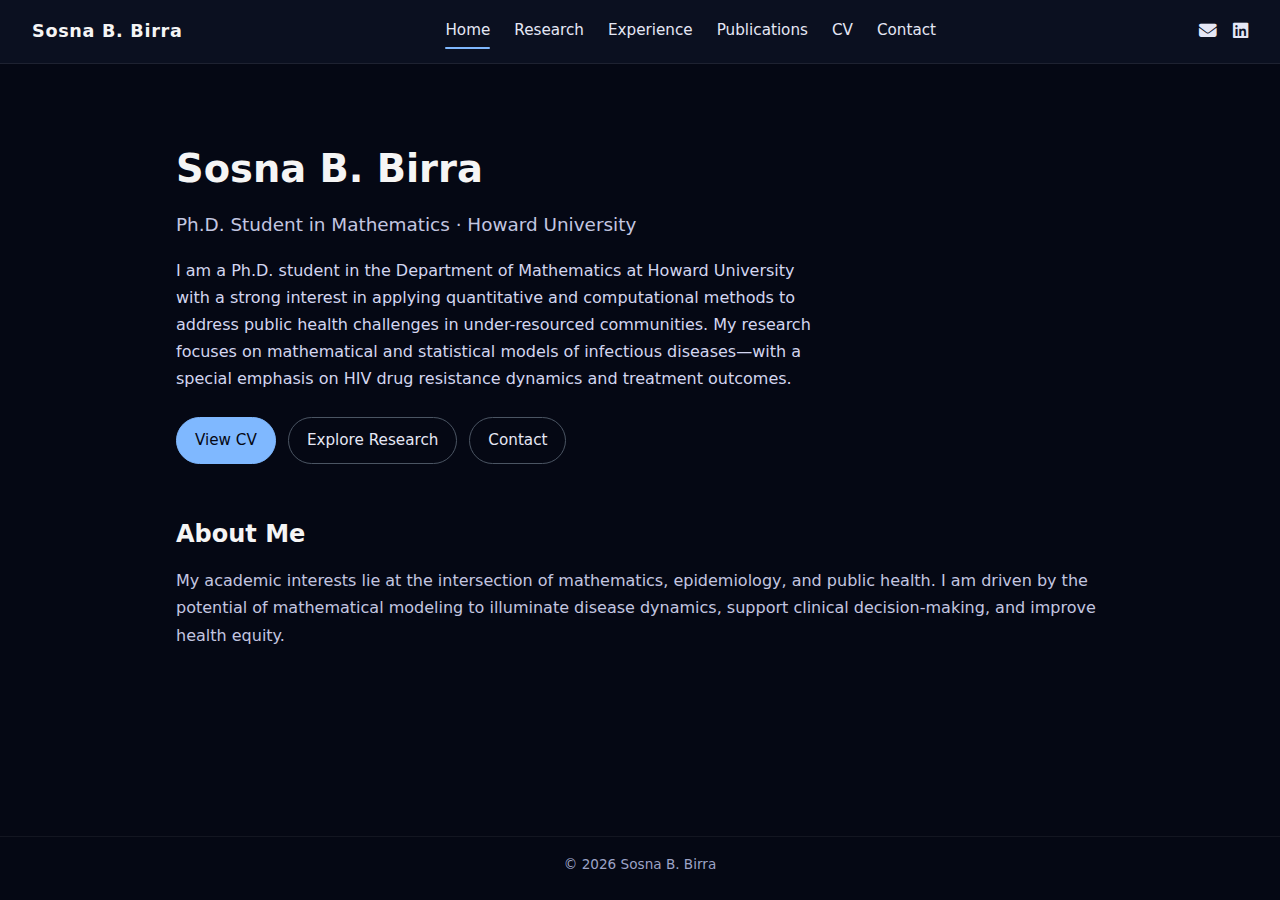
<file: index.html>
<!DOCTYPE html>
<html lang="en">
<head>
    <meta charset="UTF-8">
    <meta name="viewport" content="width=device-width, initial-scale=1.0">
    <title>Sosna B. Birra | Home</title>
    <link rel="stylesheet" href="style.css?v=5">
    <link rel="stylesheet" href="https://cdnjs.cloudflare.com/ajax/libs/font-awesome/6.5.1/css/all.min.css">
</head>

<body>
<div class="page-wrapper">

    <!-- NAVIGATION -->
    <nav class="navbar">
        <div class="nav-brand">Sosna B. Birra</div>

        <div class="nav-links">
            <a href="index.html" class="active">Home</a>
            <a href="research.html">Research</a>
            <a href="experience.html">Experience</a>
            <a href="publications.html">Publications</a>
            <a href="cv.html">CV</a>
            <a href="contact.html">Contact</a>
        </div>

        <div class="nav-icons">
    <a href="mailto:sosna.birra@bison.howard.edu"><i class="fa-solid fa-envelope"></i></a>

    <a href="https://www.linkedin.com/in/sosnabirra" target="_blank" title="LinkedIn">
        <i class="fa-brands fa-linkedin"></i>
    </a>
</div>

    </nav>

    <!-- MAIN CONTENT -->
    <main class="main-content">

        <!-- HERO SECTION -->
        <section class="hero">
            <h1 class="hero-name">Sosna B. Birra</h1>
            <p class="hero-title">Ph.D. Student in Mathematics · Howard University</p>

            <p class="hero-tagline">
                I am a Ph.D. student in the Department of Mathematics at Howard University with a strong 
                interest in applying quantitative and computational methods to address public health 
                challenges in under-resourced communities. My research focuses on mathematical and 
                statistical models of infectious diseases—with a special emphasis on HIV drug resistance 
                dynamics and treatment outcomes.
            </p>

            <div class="hero-buttons">
                <a href="cv.html" class="btn btn-primary">View CV</a>
                <a href="research.html" class="btn btn-outline">Explore Research</a>
                <a href="contact.html" class="btn btn-outline">Contact</a>
            </div>
        </section>

        <!-- ABOUT ME (merged into home page) -->
        <section style="margin-top: 50px;">
            <h2 class="section-title">About Me</h2>

            <p class="section-subtitle">
                My academic interests lie at the intersection of mathematics, epidemiology, and public health. 
                I am driven by the potential of mathematical modeling to illuminate disease dynamics, support 
                clinical decision-making, and improve health equity.
            </p>
        </section>

    </main>

    <footer>
        © <span id="year"></span> Sosna B. Birra
    </footer>

</div>

<script>
document.getElementById("year").textContent = new Date().getFullYear();
</script>

</body>
</html>
</file>
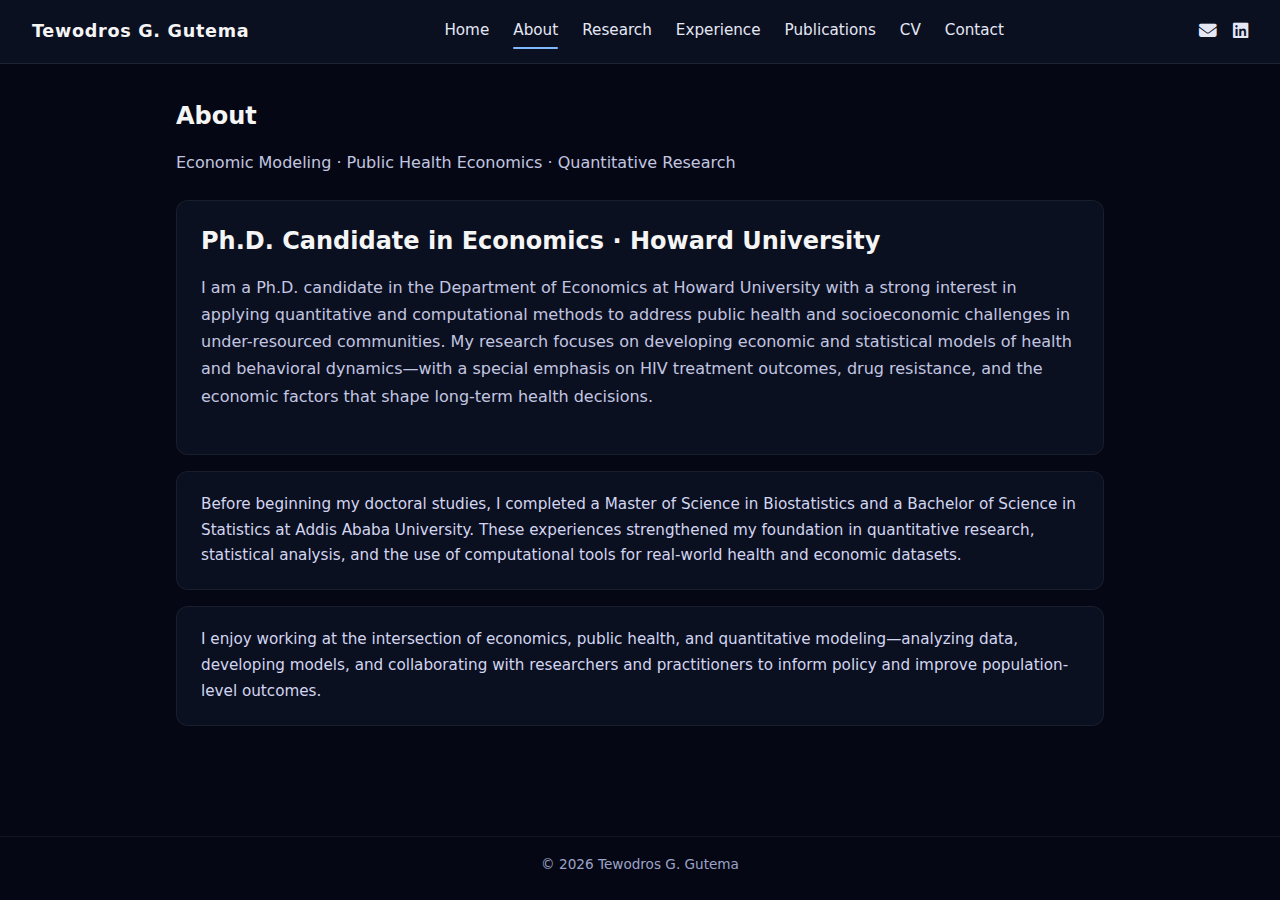
<file: about.html>
<!DOCTYPE html>
<html lang="en">
<head>
    <meta charset="UTF-8">
    <meta name="viewport" content="width=device-width, initial-scale=1.0">
    <title>Tewodros G. Gutema | About</title>
    <link rel="stylesheet" href="style.css?v=1">
    <link rel="stylesheet" href="https://cdnjs.cloudflare.com/ajax/libs/font-awesome/6.5.1/css/all.min.css">
</head>

<body>
<div class="page-wrapper">

    <!-- NAVIGATION -->
    <nav class="navbar">
        <div class="nav-brand">Tewodros G. Gutema</div>

        <div class="nav-links">
            <a href="index.html">Home</a>
            <a href="about.html" class="active">About</a>
            <a href="research.html">Research</a>
            <a href="experience.html">Experience</a>
            <a href="publications.html">Publications</a>
            <a href="cv.html">CV</a>
            <a href="contact.html">Contact</a>
        </div>

        <div class="nav-icons">
            <a href="mailto:tewodros.gutema@bison.howard.edu">
                <i class="fa-solid fa-envelope"></i>
            </a>
            <a href="https://www.linkedin.com/in/sosnabirra" target="_blank">
                <i class="fa-brands fa-linkedin"></i>
            </a>
        </div>
    </nav>

    <!-- MAIN CONTENT -->
    <main class="main-content">

        <h1 class="section-title">About</h1>
        <p class="section-subtitle">Economic Modeling · Public Health Economics · Quantitative Research</p>

        <!-- UPDATED SECTION -->
        <div class="card">
            <p class="card-body">
                <h2 class="section-title">Ph.D. Candidate in Economics · Howard University</h2>

                <p class="section-subtitle">
                    I am a Ph.D. candidate in the Department of Economics at Howard University with a strong interest in 
                    applying quantitative and computational methods to address public health and socioeconomic challenges 
                    in under-resourced communities. My research focuses on developing economic and statistical models of 
                    health and behavioral dynamics—with a special emphasis on HIV treatment outcomes, drug resistance, and 
                    the economic factors that shape long-term health decisions.
                </p>
            </p>
        </div>

        <div class="card">
            <p class="card-body">
                Before beginning my doctoral studies, I completed a Master of Science in Biostatistics and a Bachelor of 
                Science in Statistics at Addis Ababa University. These experiences strengthened my foundation in quantitative 
                research, statistical analysis, and the use of computational tools for real-world health and economic datasets.
            </p>
        </div>

        <div class="card">
            <p class="card-body">
                I enjoy working at the intersection of economics, public health, and quantitative modeling—analyzing data, 
                developing models, and collaborating with researchers and practitioners to inform policy and improve 
                population-level outcomes.
            </p>
        </div>

    </main>

    <!-- FOOTER -->
    <footer>
        © <span id="year"></span> Tewodros G. Gutema
    </footer>

</div>

<script>
    document.getElementById("year").textContent = new Date().getFullYear();
</script>

</body>
</html>
</file>
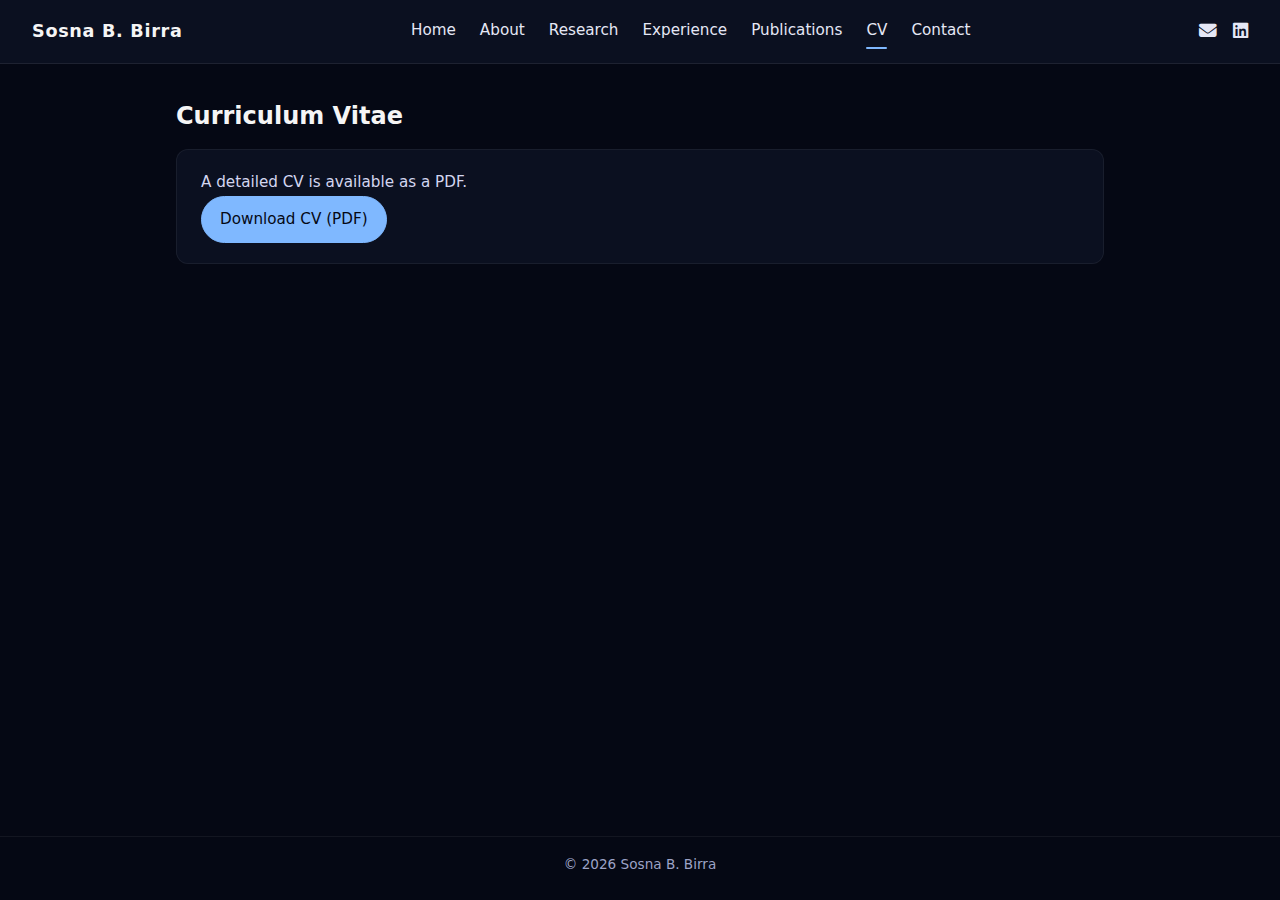
<file: cv.html>
<!DOCTYPE html>
<html lang="en">
<head>
    <meta charset="UTF-8">
    <meta name="viewport" content="width=device-width, initial-scale=1.0">
    <title>Sosna B. Birra | CV</title>
    <link rel="stylesheet" href="style.css?v=1">
    <link rel="stylesheet" href="https://cdnjs.cloudflare.com/ajax/libs/font-awesome/6.5.1/css/all.min.css">
</head>
<body>
<div class="page-wrapper">

    <nav class="navbar">
        <div class="nav-brand">Sosna B. Birra</div>
        <div class="nav-links">
            <a href="index.html">Home</a>
            <a href="about.html">About</a>
            <a href="research.html">Research</a>
            <a href="experience.html">Experience</a>
            <a href="publications.html">Publications</a>
            <a href="cv.html" class="active">CV</a>
            <a href="contact.html">Contact</a>
        </div>
        <div class="nav-icons">
            <a href="mailto:sosna.birra@bison.howard.edu"><i class="fa-solid fa-envelope"></i></a>
            <a href="#"><i class="fa-brands fa-linkedin"></i></a>
        </div>
    </nav>

    <main class="main-content">
        <h1 class="section-title">Curriculum Vitae</h1>

        <div class="card">
            <p class="card-body">
                A detailed CV is available as a PDF.
            </p>
            <p class="card-body">
                <!-- After you upload your PDF, update the href below to match the file name -->
                <a class="btn btn-primary" href="Sosna_Birra_CV.pdf" target="_blank">
                    Download CV (PDF)
                </a>
            </p>
        </div>
    </main>

    <footer>
        © <span id="year"></span> Sosna B. Birra
    </footer>
</div>

<script>
    document.getElementById("year").textContent = new Date().getFullYear();
</script>
</body>
</html>
</file>
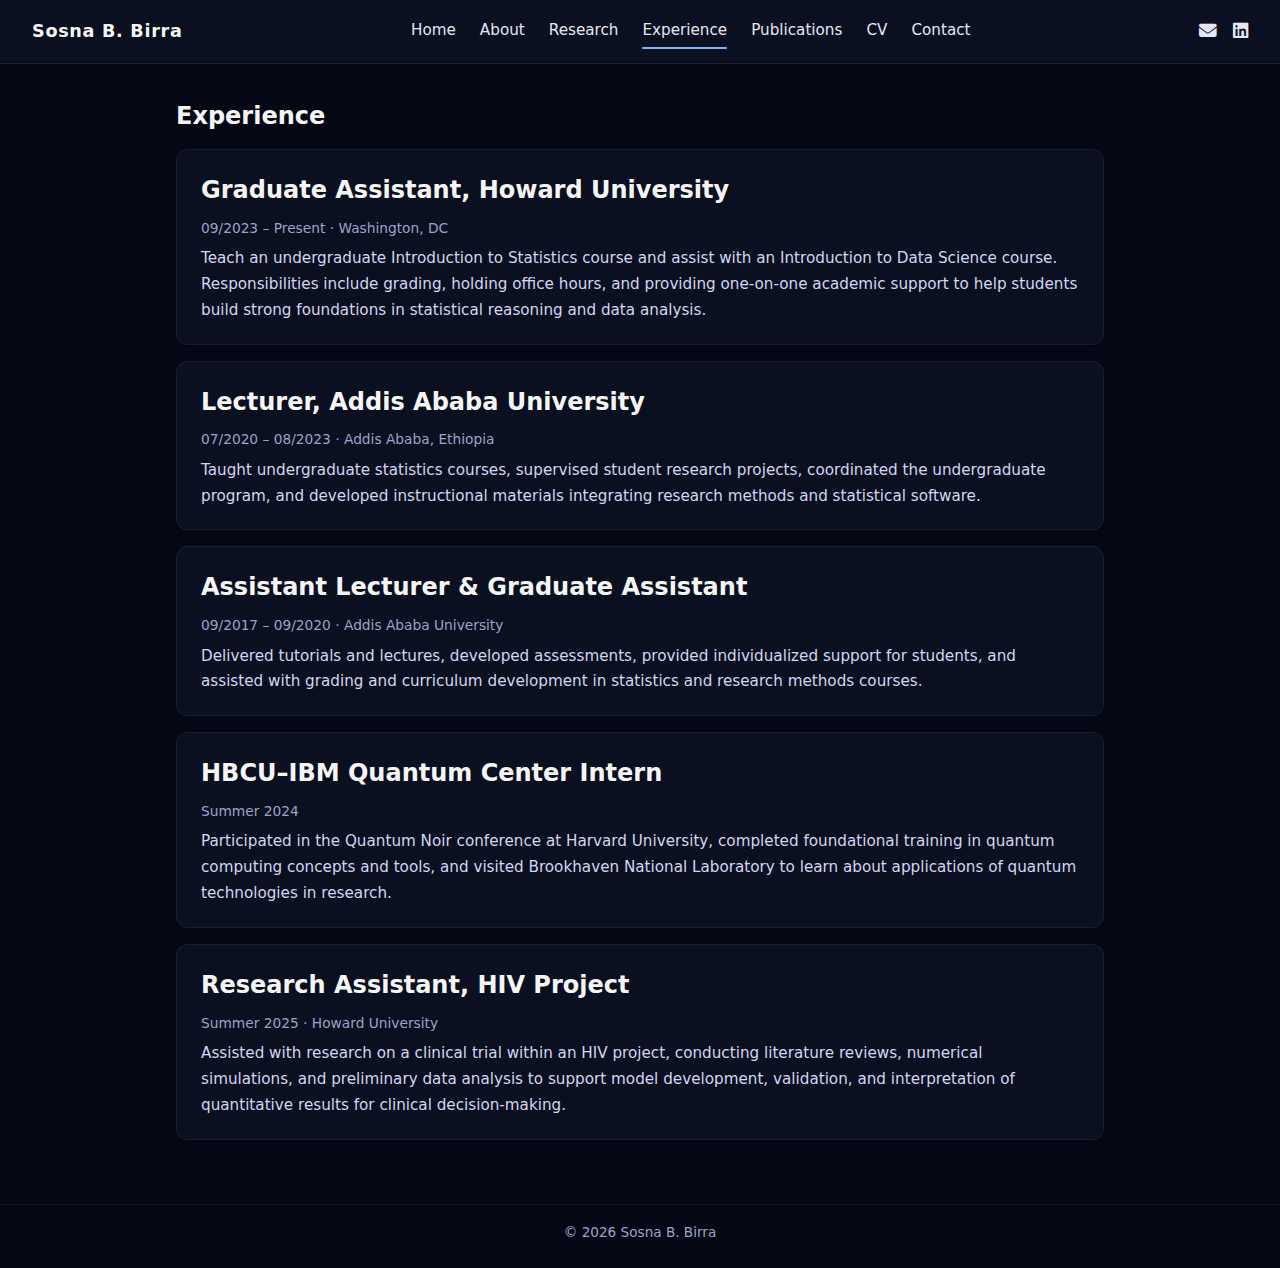
<file: experience.html>
<!DOCTYPE html>
<html lang="en">
<head>
    <meta charset="UTF-8">
    <meta name="viewport" content="width=device-width, initial-scale=1.0">
    <title>Sosna B. Birra | Experience</title>
    <link rel="stylesheet" href="style.css?v=1">
    <link rel="stylesheet" href="https://cdnjs.cloudflare.com/ajax/libs/font-awesome/6.5.1/css/all.min.css">
</head>
<body>
<div class="page-wrapper">

    <nav class="navbar">
        <div class="nav-brand">Sosna B. Birra</div>
        <div class="nav-links">
            <a href="index.html">Home</a>
            <a href="about.html">About</a>
            <a href="research.html">Research</a>
            <a href="experience.html" class="active">Experience</a>
            <a href="publications.html">Publications</a>
            <a href="cv.html">CV</a>
            <a href="contact.html">Contact</a>
        </div>
        <div class="nav-icons">
            <a href="mailto:sosna.birra@bison.howard.edu"><i class="fa-solid fa-envelope"></i></a>
            <a href="#"><i class="fa-brands fa-linkedin"></i></a>
        </div>
    </nav>

    <main class="main-content">
        <h1 class="section-title">Experience</h1>

        <div class="card">
            <h2 class="card-title">Graduate Assistant, Howard University</h2>
            <p class="card-meta">09/2023 – Present · Washington, DC</p>
            <p class="card-body">
                Teach an undergraduate Introduction to Statistics course and assist with an Introduction to
                Data Science course. Responsibilities include grading, holding office hours, and providing
                one-on-one academic support to help students build strong foundations in statistical reasoning
                and data analysis. 
            </p>
        </div>

        <div class="card">
            <h2 class="card-title">Lecturer, Addis Ababa University</h2>
            <p class="card-meta">07/2020 – 08/2023 · Addis Ababa, Ethiopia</p>
            <p class="card-body">
                Taught undergraduate statistics courses, supervised student research projects, coordinated the
                undergraduate program, and developed instructional materials integrating research methods and
                statistical software. 
            </p>
        </div>

        <div class="card">
            <h2 class="card-title">Assistant Lecturer & Graduate Assistant</h2>
            <p class="card-meta">09/2017 – 09/2020 · Addis Ababa University</p>
            <p class="card-body">
                Delivered tutorials and lectures, developed assessments, provided individualized support for
                students, and assisted with grading and curriculum development in statistics and research
                methods courses. 
            </p>
        </div>

        <div class="card">
            <h2 class="card-title">HBCU–IBM Quantum Center Intern</h2>
            <p class="card-meta">Summer 2024</p>
            <p class="card-body">
                Participated in the Quantum Noir conference at Harvard University, completed foundational
                training in quantum computing concepts and tools, and visited Brookhaven National Laboratory
                to learn about applications of quantum technologies in research. 
            </p>
        </div>

        <div class="card">
            <h2 class="card-title">Research Assistant, HIV Project</h2>
            <p class="card-meta">Summer 2025 · Howard University</p>
            <p class="card-body">
                Assisted with research on a clinical trial within an HIV project, conducting literature reviews,
                numerical simulations, and preliminary data analysis to support model development, validation,
                and interpretation of quantitative results for clinical decision-making. 
            </p>
        </div>
    </main>

    <footer>
        © <span id="year"></span> Sosna B. Birra
    </footer>
</div>

<script>
    document.getElementById("year").textContent = new Date().getFullYear();
</script>
</body>
</html>
</file>
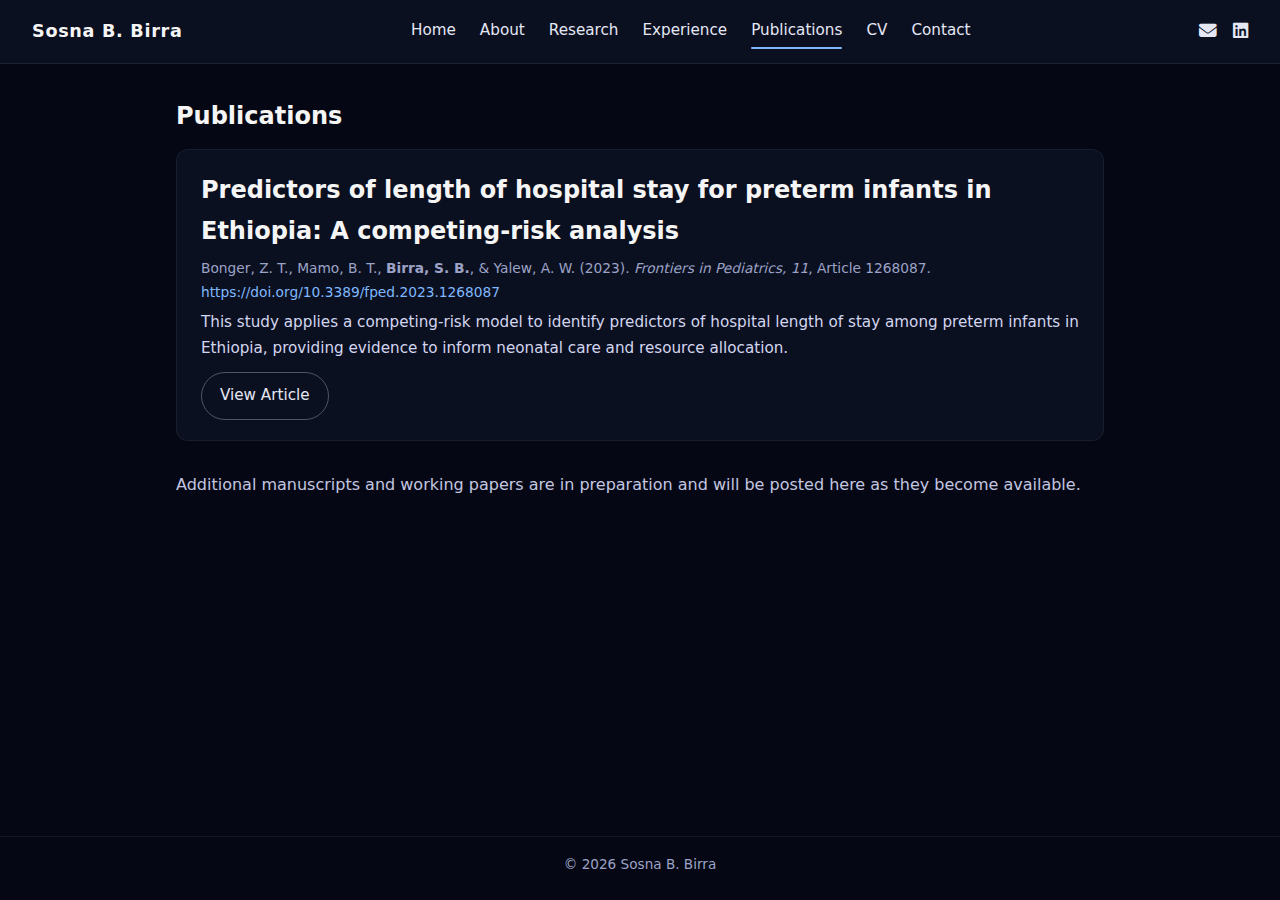
<file: publications.html>
<!DOCTYPE html>
<html lang="en">
<head>
    <meta charset="UTF-8">
    <meta name="viewport" content="width=device-width, initial-scale=1.0">
    <title>Sosna B. Birra | Publications</title>
    <link rel="stylesheet" href="style.css?v=3">
    <link rel="stylesheet" href="https://cdnjs.cloudflare.com/ajax/libs/font-awesome/6.5.1/css/all.min.css">
</head>
<body>
<div class="page-wrapper">

    <nav class="navbar">
        <div class="nav-brand">Sosna B. Birra</div>
        <div class="nav-links">
            <a href="index.html">Home</a>
            <a href="about.html">About</a>
            <a href="research.html">Research</a>
            <a href="experience.html">Experience</a>
            <a href="publications.html" class="active">Publications</a>
            <a href="cv.html">CV</a>
            <a href="contact.html">Contact</a>
        </div>
        <div class="nav-icons">
            <a href="mailto:sosna.birra@bison.howard.edu"><i class="fa-solid fa-envelope"></i></a>
            <a href="#"><i class="fa-brands fa-linkedin"></i></a>
        </div>
    </nav>

    <main class="main-content">

        <h1 class="section-title">Publications</h1>

        <!-- PUBLICATION CARD -->
        <div class="card">
            <h2 class="card-title">
                Predictors of length of hospital stay for preterm infants in Ethiopia: 
                A competing-risk analysis
            </h2>

            <p class="card-meta">
                Bonger, Z. T., Mamo, B. T., <strong>Birra, S. B.</strong>, & Yalew, A. W. (2023). 
                <em>Frontiers in Pediatrics, 11</em>, Article 1268087.  
                <a href="https://doi.org/10.3389/fped.2023.1268087" target="_blank">
                    https://doi.org/10.3389/fped.2023.1268087
                </a>
            </p>

            <p class="card-body">
                This study applies a competing-risk model to identify predictors of hospital 
                length of stay among preterm infants in Ethiopia, providing evidence to inform 
                neonatal care and resource allocation.
            </p>

            <a href="https://doi.org/10.3389/fped.2023.1268087" 
               target="_blank" 
               class="btn btn-outline" 
               style="margin-top:10px;">
               View Article
            </a>
        </div>

        <p class="section-subtitle" style="margin-top:30px;">
            Additional manuscripts and working papers are in preparation and will be posted here as they become available.
        </p>

    </main>

    <footer>
        © <span id="year"></span> Sosna B. Birra
    </footer>

</div>

<script>
    document.getElementById("year").textContent = new Date().getFullYear();
</script>

</body>
</html>
</file>
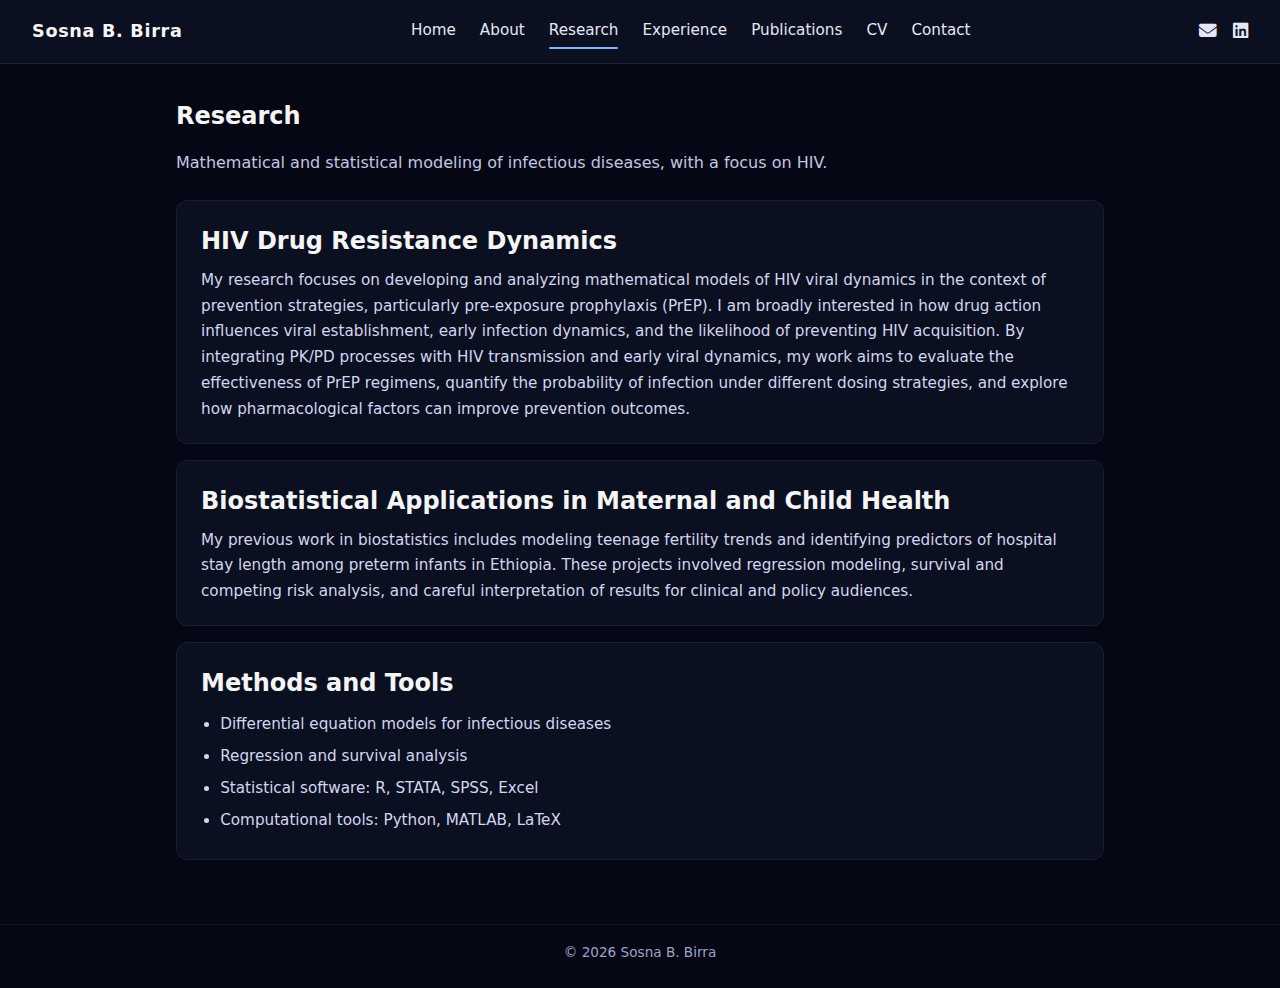
<file: research.html>
<!DOCTYPE html>
<html lang="en">
<head>
    <meta charset="UTF-8">
    <meta name="viewport" content="width=device-width, initial-scale=1.0">
    <title>Sosna B. Birra | Research</title>
    <link rel="stylesheet" href="style.css?v=1">
    <link rel="stylesheet" href="https://cdnjs.cloudflare.com/ajax/libs/font-awesome/6.5.1/css/all.min.css">
</head>
<body>
<div class="page-wrapper">

    <nav class="navbar">
        <div class="nav-brand">Sosna B. Birra</div>
        <div class="nav-links">
            <a href="index.html">Home</a>
            <a href="about.html">About</a>
            <a href="research.html" class="active">Research</a>
            <a href="experience.html">Experience</a>
            <a href="publications.html">Publications</a>
            <a href="cv.html">CV</a>
            <a href="contact.html">Contact</a>
        </div>
        <div class="nav-icons">
            <a href="mailto:sosna.birra@bison.howard.edu"><i class="fa-solid fa-envelope"></i></a>
            <a href="#"><i class="fa-brands fa-linkedin"></i></a>
        </div>
    </nav>

    <main class="main-content">
        <h1 class="section-title">Research</h1>
        <p class="section-subtitle">
            Mathematical and statistical modeling of infectious diseases, with a focus on HIV.
        </p>

        <div class="card">
            <h2 class="card-title">HIV Drug Resistance Dynamics</h2>
            <p class="card-body">
               My research focuses on developing and analyzing mathematical models of HIV viral dynamics in the context of prevention strategies, particularly pre-exposure prophylaxis (PrEP). I am broadly interested in how drug action influences viral establishment, early infection dynamics, and the likelihood of preventing HIV acquisition.
By integrating PK/PD processes with HIV transmission and early viral dynamics, my work aims to evaluate the effectiveness of PrEP regimens, quantify the probability of infection under different dosing strategies, and explore how pharmacological factors can improve prevention outcomes.
            </p>
        </div>

        <div class="card">
            <h2 class="card-title">Biostatistical Applications in Maternal and Child Health</h2>
            <p class="card-body">
                My previous work in biostatistics includes modeling teenage fertility trends and identifying
                predictors of hospital stay length among preterm infants in Ethiopia. These projects involved
                regression modeling, survival and competing risk analysis, and careful interpretation of results
                for clinical and policy audiences.
            </p>
        </div>

        <div class="card">
            <h2 class="card-title">Methods and Tools</h2>
            <ul class="bullet-list card-body">
                <li>Differential equation models for infectious diseases</li>
                <li>Regression and survival analysis</li>
                <li>Statistical software: R, STATA, SPSS, Excel</li>
                <li>Computational tools: Python, MATLAB, LaTeX </li>
            </ul>
        </div>
    </main>

    <footer>
        © <span id="year"></span> Sosna B. Birra
    </footer>
</div>

<script>
    document.getElementById("year").textContent = new Date().getFullYear();
</script>
</body>
</html>
</file>
<file: style.css>
/* ====== Global ====== */
* {
    box-sizing: border-box;
    margin: 0;
    padding: 0;
}

body {
    font-family: system-ui, -apple-system, BlinkMacSystemFont, "Segoe UI", sans-serif;
    background: #050814;
    color: #f5f5f5;
    line-height: 1.7;
}

a {
    color: #7fb8ff;
    text-decoration: none;
}

a:hover {
    text-decoration: underline;
}

/* ====== Layout ====== */

.page-wrapper {
    min-height: 100vh;
    display: flex;
    flex-direction: column;
}

.main-content {
    width: 100%;
    max-width: 960px;
    margin: 0 auto;
    padding: 96px 16px 48px;
}

/* ====== Nav Bar ====== */

.navbar {
    position: fixed;
    top: 0;
    left: 0;
    right: 0;
    height: 64px;
    background: #0b1020;
    border-bottom: 1px solid rgba(255,255,255,0.08);
    display: flex;
    align-items: center;
    justify-content: space-between;
    padding: 0 32px;
    z-index: 100;
}

.nav-brand {
    font-weight: 600;
    letter-spacing: 0.04em;
    font-size: 1.1rem;
}

.nav-links {
    display: flex;
    gap: 24px;
    align-items: center;
    font-size: 0.95rem;
}

.nav-links a {
    text-decoration: none;
    color: #e5e7f5;
    position: relative;
    padding-bottom: 2px;
}

.nav-links a:hover {
    color: #ffffff;
}

.nav-links a.active::after {
    content: "";
    position: absolute;
    left: 0;
    bottom: -4px;
    width: 100%;
    height: 2px;
    background: #7fb8ff;
    border-radius: 999px;
}

.nav-icons {
    display: flex;
    gap: 16px;
    align-items: center;
}

.nav-icons a {
    color: #e5e7f5;
    font-size: 1.1rem;
}

.nav-icons a:hover {
    color: #7fb8ff;
}

/* ====== Hero (Home) ====== */

.hero {
    padding-top: 40px;
    text-align: left;
}

.hero-name {
    font-size: 2.4rem;
    font-weight: 700;
    margin-bottom: 8px;
}

.hero-title {
    font-size: 1.15rem;
    color: #c3c6e0;
    margin-bottom: 16px;
}

.hero-tagline {
    max-width: 640px;
    color: #d3d6f0;
    margin-bottom: 24px;
}

.hero-buttons {
    display: flex;
    flex-wrap: wrap;
    gap: 12px;
}

.btn {
    display: inline-flex;
    align-items: center;
    justify-content: center;
    padding: 10px 18px;
    border-radius: 999px;
    border: 1px solid transparent;
    font-size: 0.95rem;
    cursor: pointer;
    transition: background 0.2s, color 0.2s, border-color 0.2s, transform 0.1s;
}

.btn-primary {
    background: #7fb8ff;
    color: #050814;
    border-color: #7fb8ff;
}

.btn-primary:hover {
    background: #a1caff;
    border-color: #a1caff;
    transform: translateY(-1px);
}

.btn-outline {
    background: transparent;
    color: #e5e7f5;
    border-color: #4b5563;
}

.btn-outline:hover {
    border-color: #7fb8ff;
    color: #ffffff;
    transform: translateY(-1px);
}

/* ====== Sections ====== */

.section-title {
    font-size: 1.5rem;
    font-weight: 600;
    margin-bottom: 12px;
}

.section-subtitle {
    color: #c3c6e0;
    margin-bottom: 24px;
}

.card {
    background: #0b1020;
    border-radius: 12px;
    border: 1px solid rgba(255,255,255,0.06);
    padding: 20px 24px;
    margin-bottom: 16px;
}

.card-title {
    font-weight: 600;
    margin-bottom: 6px;
}

.card-meta {
    font-size: 0.86rem;
    color: #9ca3c7;
    margin-bottom: 6px;
}

.card-body {
    font-size: 0.95rem;
    color: #d3d6f0;
}

/* ====== Lists ====== */

.bullet-list {
    margin-left: 1.2rem;
    margin-top: 8px;
}

.bullet-list li {
    margin-bottom: 6px;
}

/* ====== Footer ====== */

footer {
    margin-top: auto;
    padding: 16px 0 24px;
    text-align: center;
    font-size: 0.85rem;
    color: #9ca3c7;
    border-top: 1px solid rgba(255,255,255,0.06);
}

/* ====== Contact ====== */

.contact-grid {
    display: grid;
    gap: 16px;
    margin-top: 12px;
}

.contact-label {
    font-weight: 500;
    margin-bottom: 4px;
}

/* Responsive */

@media (max-width: 720px) {
    .navbar {
        padding: 0 16px;
    }

    .nav-links {
        display: none; /* keep simple on mobile for now */
    }

    .hero-name {
        font-size: 2rem;
    }

    .main-content {
        padding-top: 88px;
    }
}
</file>
